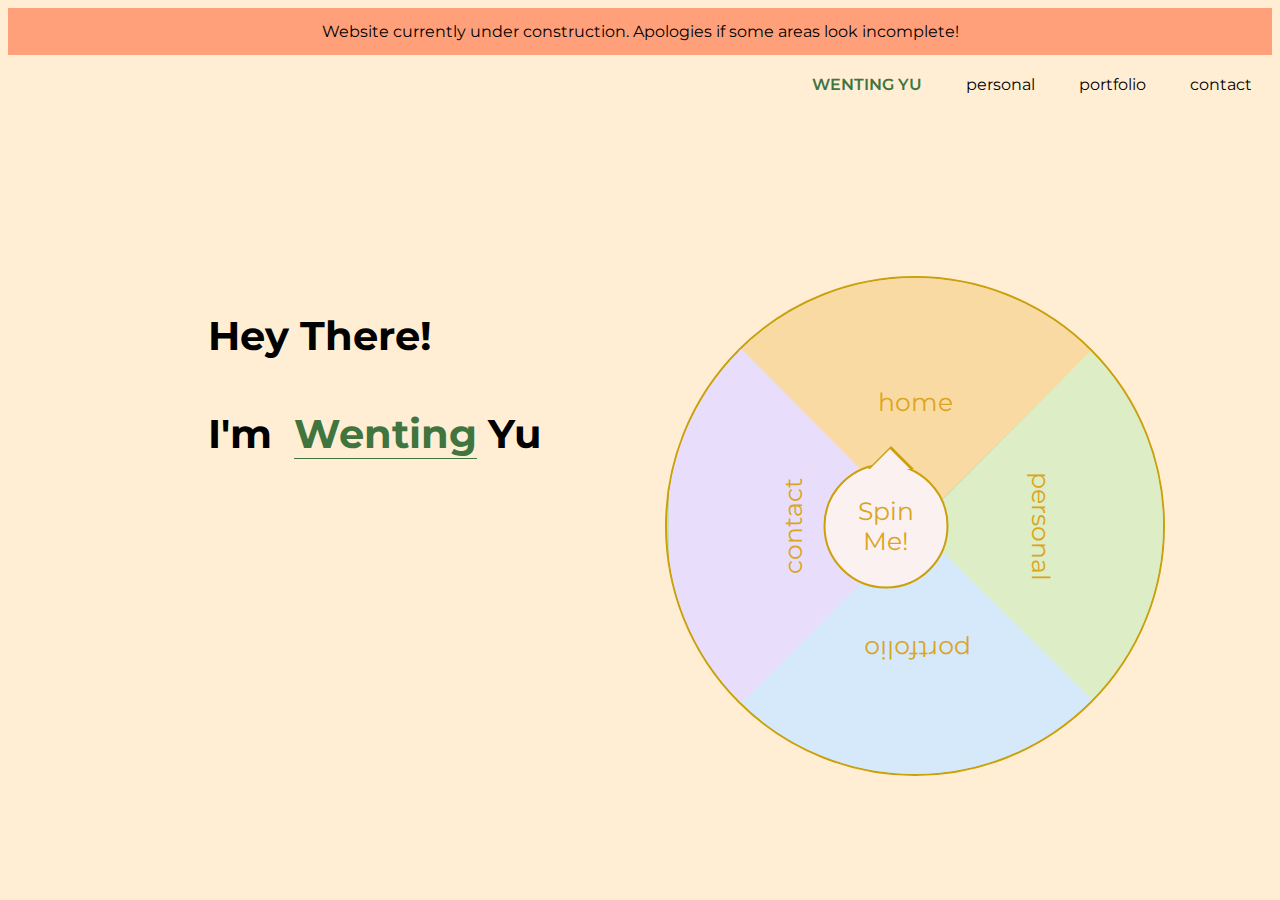
<file: index.html>
<!DOCTYPE html>
<html>

<head>
    <title>Wenting Yu</title>
    <meta charset="UTF-8">
    <meta name="viewport" content="width=device-width, initial-scale=1.0">
    <link rel="stylesheet" href="style.css">
    <link href='//fonts.googleapis.com/css?family=Montserrat:thin,extra-light,light,100,200,300,400,500,600,700,800'
        rel='stylesheet' type='text/css'>
    <link rel="icon" type="image/x-icon"
        href="https://i.pinimg.com/originals/55/1a/40/551a40dff0306d62d21e847621062d8b.png">
</head>

<body id="home">
    <topnav>
        <p class="alert">Website currently under construction. Apologies if some areas look incomplete!</p>
    </topnav>
    <topnav>
        <ul>
            <li><a class="split active" href="index.html">Wenting Yu</a></li>
            <!-- <li><a href="about.html">about</a></li> -->
            <li><a href="photography.html">personal</a></li>
            <li><a href="portfolio.html">portfolio</a></li>
            <li><a href="contact.html">contact</a></li>
        </ul>
    </topnav>
    <div id="title">
        <h1>Hey There!<br><br>I'm&nbsp;
            <div class="tooltip" style="color:#40753F">Wenting
                <span class="tooltip-text">that’s “went” like “I ‘went’ somewhere” and then just add an “-ing” to
                    that</span>
            </div> Yu
        </h1>
    </div>

    <div class="wheel">
        <div class="container">
            <div class="one"><a href="index.html">home</a></div>
            <div class="two"><a href="photography.html">personal</a></div>
            <div class="three"><a href="portfolio.html">portfolio</a></div>
            <div class="four"><a href="contact.html">contact</a></div>
        </div>
        <div><button id="spin" onclick="spinFunction()">Spin <br>Me!
            </button>
            <div class="arrow"></div>
            <div class="arrow-border"></div>
        </div>
    </div>
    <!-- <div id="comment"><p>Spin to let chance <br>decide where to start</p></div> -->
    <div>
        <script src="main.js"></script>
    </div>
</body>

</html>
</file>
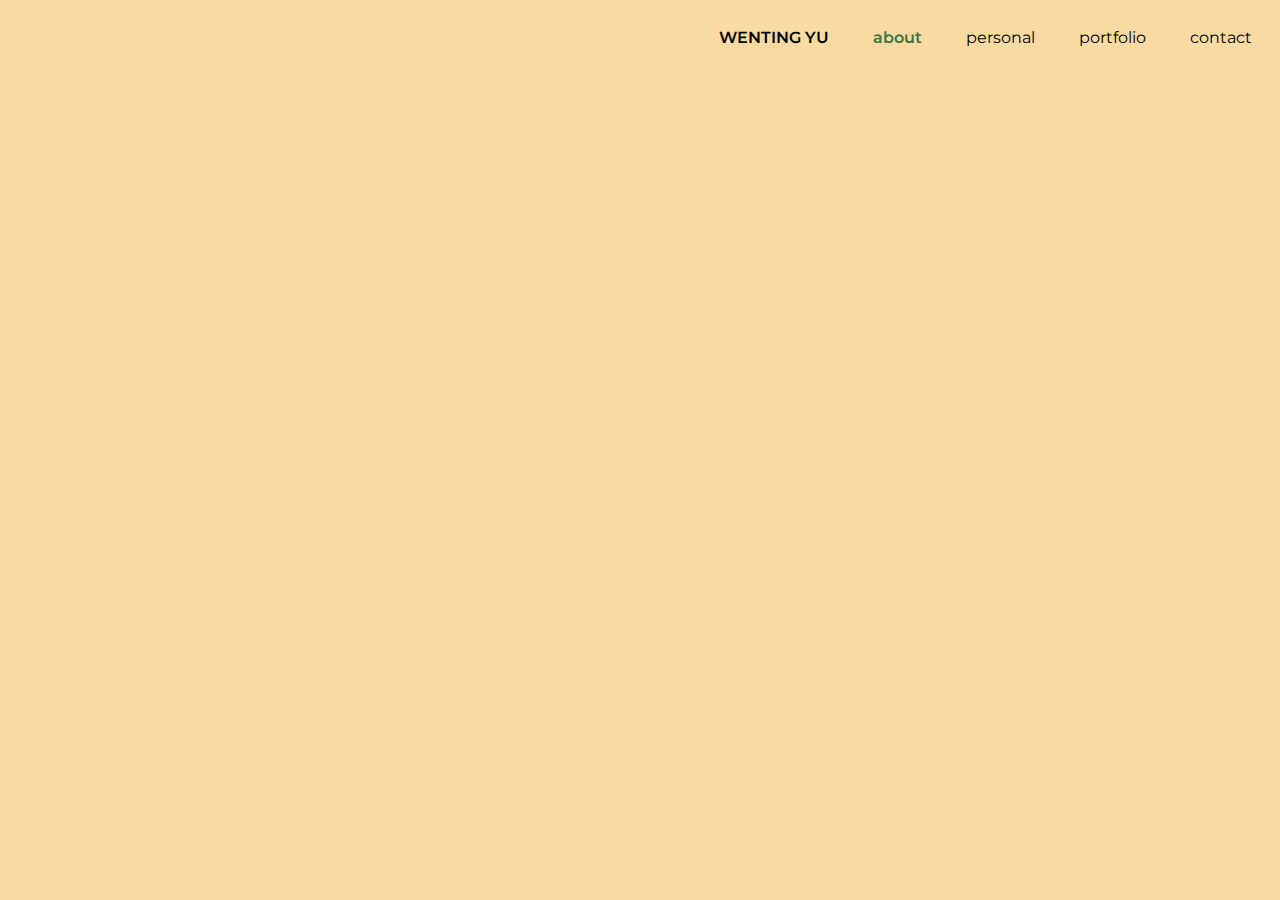
<file: about.html>
<!DOCTYPE html>
<html>

<head>
    <title>Wenting Yu</title>
    <meta charset="UTF-8">
    <meta name="viewport" content="width=device-width, initial-scale=1.0">
    <link rel="stylesheet" href="style.css">
    <link href='//fonts.googleapis.com/css?family=Montserrat:thin,extra-light,light,100,200,300,400,500,600,700,800'
        rel='stylesheet' type='text/css'>
    <link rel="icon" type="image/x-icon"
        href="https://i.pinimg.com/originals/55/1a/40/551a40dff0306d62d21e847621062d8b.png">
</head>

<body id="about">
    <topnav>
        <ul>
            <li><a class="split" href="index.html">Wenting Yu</a></li>
            <li><a class="active" href="about.html">about</a></li>
            <li><a href="photography.html">personal</a></li>
            <li><a href="tidbits.html">portfolio</a></li>
            <li><a href="contact.html">contact</a></li>
        </ul>
    </topnav>
</body>
</html>
</file>
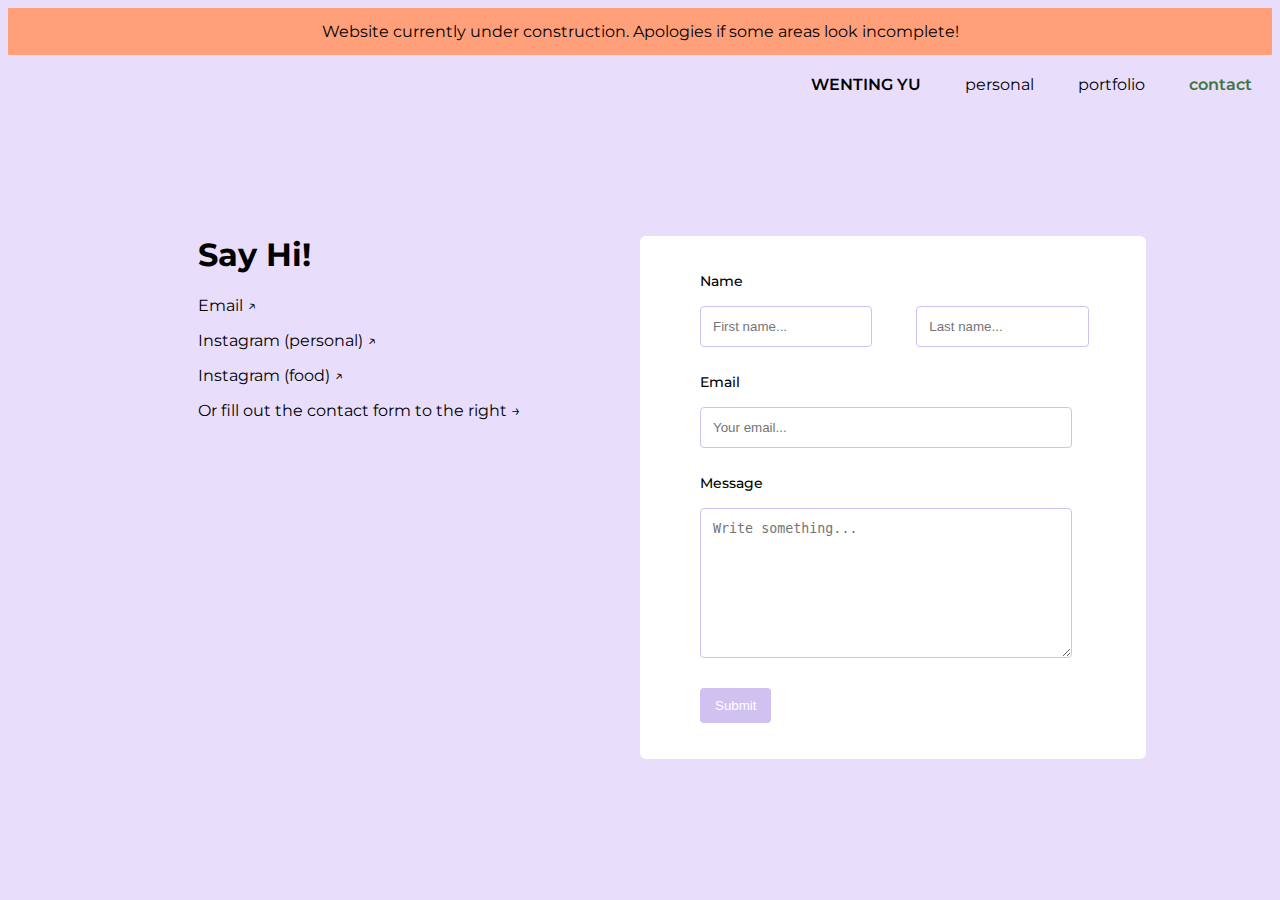
<file: contact.html>
<!DOCTYPE html>
<html>

<head>
    <title>Wenting Yu</title>
    <meta charset="UTF-8">
    <meta name="viewport" content="width=device-width, initial-scale=1.0">
    <link rel="stylesheet" href="style.css">
    <link href='//fonts.googleapis.com/css?family=Montserrat:thin,extra-light,light,100,200,300,400,500,600,700,800'
        rel='stylesheet' type='text/css'>
    <link rel="icon" type="image/x-icon"
        href="https://i.pinimg.com/originals/55/1a/40/551a40dff0306d62d21e847621062d8b.png">
</head>

<body id="contact">
    <topnav>
        <p class="alert">Website currently under construction. Apologies if some areas look incomplete!</p>
    </topnav>
    <topnav>
        <ul>
            <li><a class="split" href="index.html">Wenting Yu</a></li>
            <!-- <li><a href="about.html">about</a></li> -->
            <li><a href="photography.html">personal</a></li>
            <li><a href="portfolio.html">portfolio</a></li>
            <li><a class="active" href="contact.html">contact</a></li>
        </ul>
    </topnav>
    <div class="contact">
        <h1>Say Hi!</h1>
        <p><a href="mailto:wenting@wustl.edu" target="_blank">Email &#8599</a></p>
        <p><a href="https://www.instagram.com/wenting._.yu/" target="_blank">Instagram &#40personal&#41 &#8599</a></p>
        <p><a href="https://www.instagram.com/yum_with_the_yus/" target="_blank">Instagram &#40food&#41 &#8599</a></p>
        <p>Or fill out the contact form to the right &#8594</p>
    </div>
    <div class="contactForm">
        <form action="action_page.php">
            <p><label for="name">Name</label></p>
            <input type="text" id="name" name="fname" placeholder="First name...">
            <input type="text" id="name" name="lname" placeholder="Last name...">

            <p><label for="email">Email</label></p>
            <input type="text" id="email" name="email" placeholder="Your email...">

            <p><label for="message">Message</label></p>
            <textarea id="message" name="message" placeholder="Write something..." style="height:150px"></textarea>
            <p><input type="submit" value="Submit"></p>
        </form>
    </div>
</body>

</html>
</file>
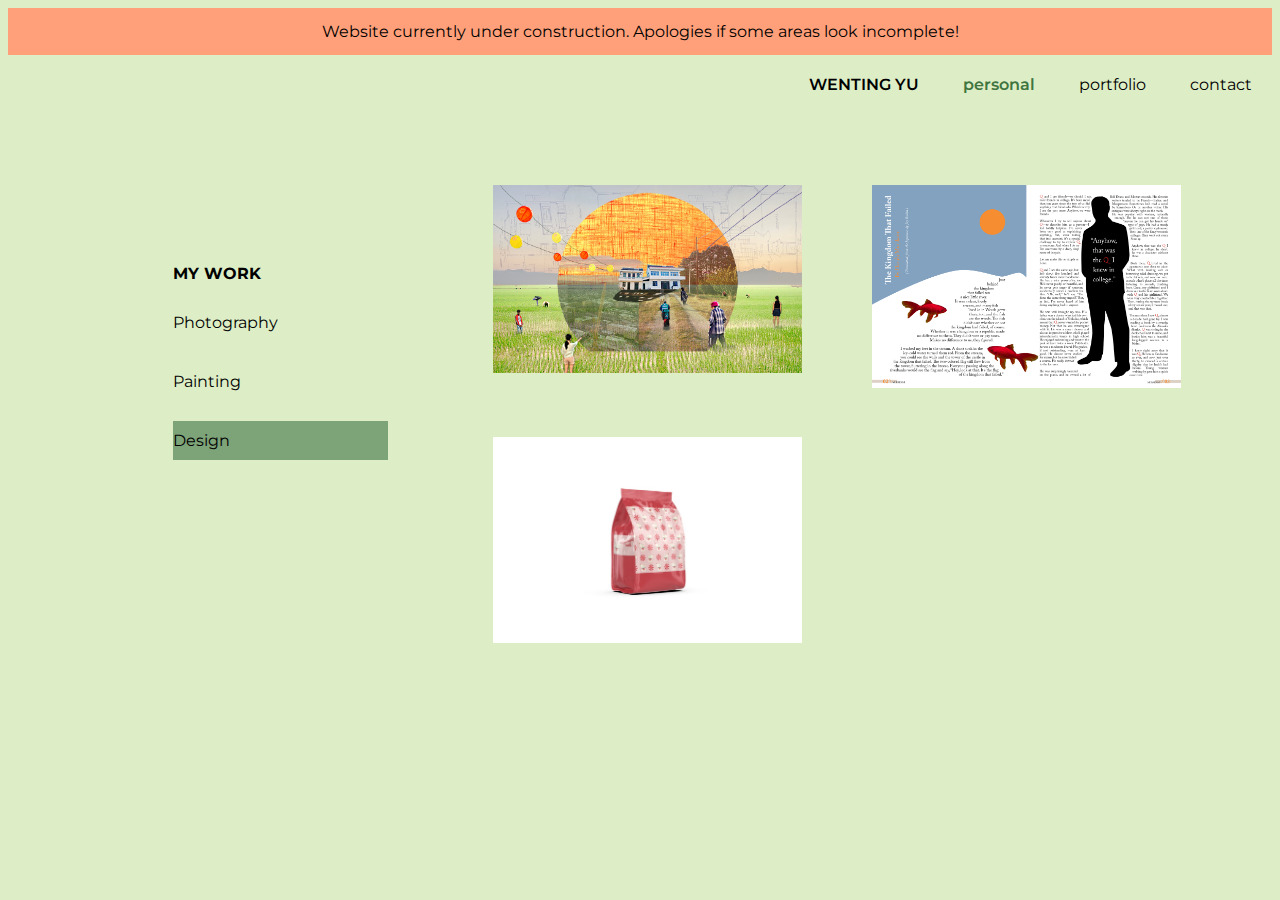
<file: design.html>
<!DOCTYPE html>
<html>

<head>
    <title>Wenting Yu</title>
    <meta charset="UTF-8">
    <meta name="viewport" content="width=device-width, initial-scale=1.0">
    <link rel="stylesheet" href="style.css">
    <link href='//fonts.googleapis.com/css?family=Montserrat:thin,extra-light,light,100,200,300,400,500,600,700,800'
        rel='stylesheet' type='text/css'>
    <link rel="icon" type="image/x-icon"
        href="https://i.pinimg.com/originals/55/1a/40/551a40dff0306d62d21e847621062d8b.png">
</head>

<body id="portfolio">
    <topnav>
        <p class="alert">Website currently under construction. Apologies if some areas look incomplete!</p>
    </topnav>
    <topnav>
        <ul>
            <li><a class="split" href="index.html">Wenting Yu</a></li>
            <!-- <li><a href="about.html">about</a></li> -->
            <li><a class="active" href="photography.html">personal</a></li>
            <li><a href="portfolio.html">portfolio</a></li>
            <li><a href="contact.html">contact</a></li>
        </ul>
    </topnav>
    <nav>
        <ul style="display: block;">
            <li><strong style="margin-left: 20px; text-transform: uppercase;">My Work</strong></li>
            <li><a href="photography.html">Photography</a></li>
            <li><a href="painting.html">Painting</a></li>
            <li><a class="active" href="design.html">Design</a></li>
        </ul>
    </nav>
    <section class="row">
        <div class="column">
            <div class="gallery-item" onclick="openModalp()">
                <div class="image-wrap">
                    <img class="gallery-image" src="images/home_collage_final.jpg">
                    <div class="image-description">Photoshop: Home Collage</div>
                </div>
            </div>
            <div class="gallery-item" onclick="openModalil()">
                <div class="image-wrap">
                    <img class="gallery-image" src="images/smartmockups_l8hujhg5.jpg">
                    <div class="image-description">Illustrator: Logo Design</div>
                </div>
            </div>
        </div>
        <div class="column">
            <div class="gallery-item" onclick="openModalin()">
                <div class="image-wrap">
                    <img class="gallery-image" src="images/Murakami story design2.png">
                    <div class="image-description">InDesign: Short Story Layout</div>
                </div>
            </div>
        </div>
    </section>
    <div id="photoshopModal" class="modal">
        <span class="close" onclick="closeModalp()">&times;</span>
        <div class="modal-content">
            <div class="modalSlides, demo"><img src="images/home_collage_final.jpg" alt="home collage"
                    style="width:100%"></div>
        </div>
        <div class="caption-container">
            <p style="font-size: medium;" id="caption"><strong>Photoshop Project: Home Collage</strong><br><br> For this
                project, the class was
                tasked with creating a collage in Photoshop representing the place we called home. Torn between wanting
                to represent my hometown of New Rochelle, NY or my grandparents’ home in rural China, I instead chose to
                celebrate both.
                The content of this collage was pulled from a variety of sources, including web images, personal
                photographs, and different textures. All the people displayed were people I had previously photographed
                in New York, and I isolated and placed them in a rice field image sourced from online to create both a
                sense of displacement and homegoing. At the center of the collage sits my grandparents’ house in China,
                with my house in New Rochelle as its shadow. Around the house is a portal-like shape encompassing both a
                textured sun and a glimpse of the construction-filled cityscape of New York.
                The collage as a whole questions the definition of home and belonging, celebrating the possibility of
                feeling belonging with two starkly different cities.

            </p>
        </div>
    </div>
    <div id="illustratorModal" class="modal">
        <span class="close" onclick="closeModalil()">&times;</span>
        <div class="modal-content">
            <div class="modalSlides, demo"><img src="images/smartmockups_l8hujhg5.jpg" alt="peppermint mockup"
                    style="width:100%"></div>
            <div class="modalSlides"><img src="images/peppermintbark_projectsheet.jpeg" style="width:100%"></div>
        </div>
        <div class="caption-container">
            <p style="font-size: medium;" id="caption"><strong>Illustrator Project: Logo Design</strong><br><br> This
                project tasked the class with
                designing (or redesigning) a logo and package pattern in Illustrator for a product of our choice.
                Inspired by a sudden bout of holiday cheer in mid-October, I chose to create a logo for my favorite
                festive snack–Peppermint Bark.

                After sketching 30 different thumbnails and reiterating my top three designs, I eventually settled on a
                design that was simple enough to serve as a functional logo, while also detailed enough to read as
                peppermint bark. This was achieved through a literal pun on “bark” with the simple dog profile and a
                festive color palette.

            </p>
        </div>
    </div>
    <div id="indesignModal" class="modal">
        <span class="close" onclick="closeModalin()">&times;</span>
        <div class="modal-content">
            <div class="modalSlides, demo"><img src="images/Murakami story design2.png" alt="murakami"
                    style="width:100%"></div>
            <div class="modalSlides"><img src="images/Murakami story design3.png" style="width:100%"></div>
            <div class="modalSlides"><img src="images/Murakami story design4.png" style="width:100%"></div>
        </div>
        <div class="caption-container">
            <p style="font-size: medium;" id="caption"><strong>InDesign Project: Short Story Layout</strong><br><br>
                This project tasked the class
                with designing a layout for the Murakami short story, The Kingdom That Failed, in InDesign. We worked in
                three 16x10 spreads, creating six 8x10 pages in which we were required to include the full body of text,
                a minimum of two source images, and visible page numbers.

                My resulting layout plays with text as image to illustrate the content of the story; for instance,
                shaping the river described in the opening paragraph of the story or playing with the letter "Q"
                throughout the spreads. Color and image is further employed to emphasize an modern, editorial-style design.
                
            </p>
        </div>
    </div>

    <div>
        <script src="main.js"></script>
    </div>
</body>

</html>
</file>
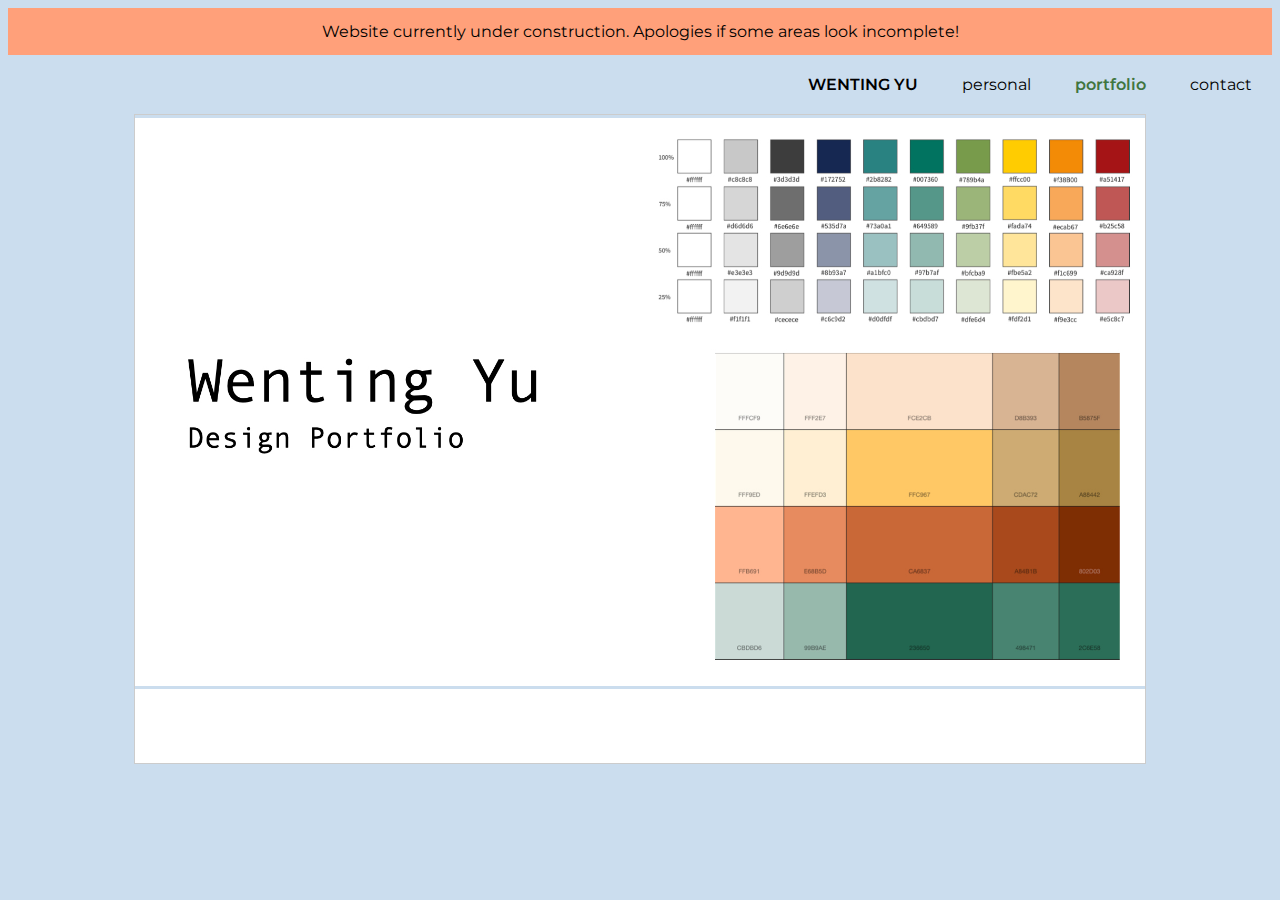
<file: portfolio.html>
<!DOCTYPE html>
<html>

<head>
    <title>Wenting Yu</title>
    <meta charset="UTF-8">
    <meta name="viewport" content="width=device-width, initial-scale=1.0">
    <link rel="stylesheet" href="style.css">
    <link href='//fonts.googleapis.com/css?family=Montserrat:thin,extra-light,light,100,200,300,400,500,600,700,800'
        rel='stylesheet' type='text/css'>
    <link rel="icon" type="image/x-icon"
        href="https://i.pinimg.com/originals/55/1a/40/551a40dff0306d62d21e847621062d8b.png">
    <style>
        /* Center the container both horizontally and vertically */
        .center-container {
            display: flex;
            justify-content: center;
            align-items: center;
        }
        /* Style the container */
        .image-container {
            width: 80%;
            height: 650px;
            /* Set the height to control scrolling */
            overflow-y: scroll;
            /* Enable vertical scrolling */
            border: 1px solid #ccc;
            /* Add a border for visual separation */
        }

        /* Style the individual images */
        .image-container img {
            display: block;
            margin: 3px auto;
            max-width: 100%;
            /* Ensure images fit within the container */
        }
    </style>
</head>

<body id="tidbits">
    <topnav>
        <p class="alert">Website currently under construction. Apologies if some areas look incomplete!</p>
    </topnav>
    <topnav>
        <ul>
            <li><a class="split" href="index.html">Wenting Yu</a></li>
            <!-- <li><a href="about.html">about</a></li> -->
            <li><a href="photography.html">personal</a></li>
            <li><a class="active" href="portfolio.html">portfolio</a></li>
            <li><a href="contact.html">contact</a></li>
        </ul>
    </topnav>
    <div class="center-container">
        <div class="image-container">
            <img src="pdfs/Design Portfolio Images.001.jpeg" alt="Image 1">
            <img src="pdfs/Design Portfolio Images.002.jpeg" alt="Image 2">
            <img src="pdfs/Design Portfolio Images.003.jpeg" alt="Image 3">
            <img src="pdfs/Design Portfolio Images.004.jpeg" alt="Image 4">
            <img src="pdfs/Design Portfolio Images.005.jpeg" alt="Image 5">
            <img src="pdfs/Design Portfolio Images.006.jpeg" alt="Image 6">
            <img src="pdfs/Design Portfolio Images.007.jpeg" alt="Image 7">
            <img src="pdfs/Design Portfolio Images.008.jpeg" alt="Image 8">
            <img src="pdfs/Design Portfolio Images.009.jpeg" alt="Image 9">
            <img src="pdfs/Design Portfolio Images.010.jpeg" alt="Image 10">
            <img src="pdfs/Design Portfolio Images.011.jpeg" alt="Image 11">
            <img src="pdfs/Design Portfolio Images.012.jpeg" alt="Image 12">
            <img src="pdfs/Design Portfolio Images.013.jpeg" alt="Image 13">
            <img src="pdfs/Design Portfolio Images.014.jpeg" alt="Image 14">
        </div>
    </div>
    <!--<div class="tidbit">
        <p><strong style="font-size: 30px">tidbit</strong>&nbsp;&nbsp;&nbsp;noun</p>
        <p>1. a choice morsel of food</p>
        <p>2. a choice or pleasing bit (as of information)</p>
        <p>3. my diary of sorts: a selection of my stories and thoughts through a selection of the food in my life</p>
    </div>
    <div class="row">
        <div class="column">

        </div>
    </div>-->
</body>

</html>
</file>
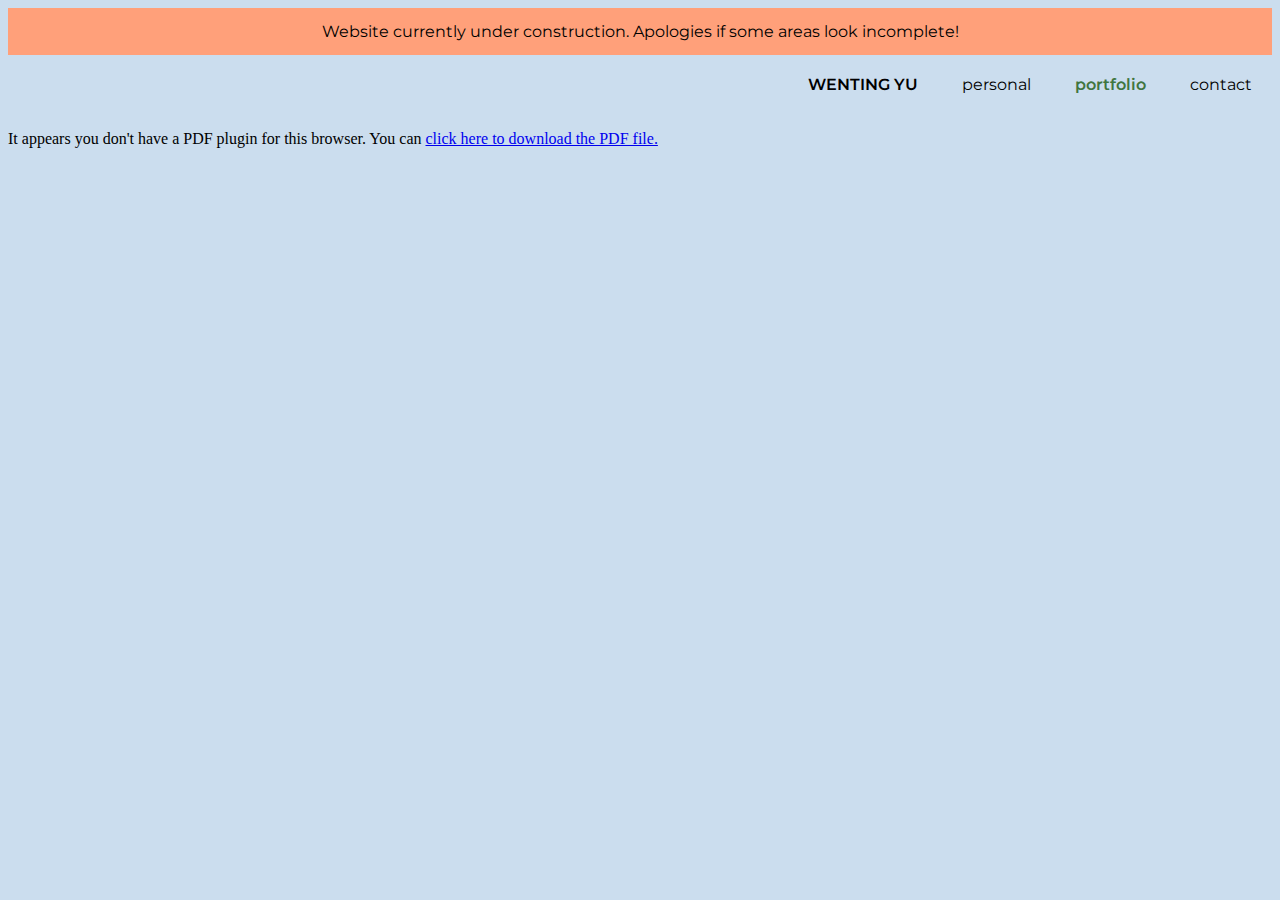
<file: tidbits.html>
<!DOCTYPE html>
<html>

<head>
    <title>Wenting Yu</title>
    <meta charset="UTF-8">
    <meta name="viewport" content="width=device-width, initial-scale=1.0">
    <link rel="stylesheet" href="style.css">
    <link href='//fonts.googleapis.com/css?family=Montserrat:thin,extra-light,light,100,200,300,400,500,600,700,800'
        rel='stylesheet' type='text/css'>
    <link rel="icon" type="image/x-icon"
        href="https://i.pinimg.com/originals/55/1a/40/551a40dff0306d62d21e847621062d8b.png">
</head>

<body id="tidbits">
    <topnav>
        <p class="alert">Website currently under construction. Apologies if some areas look incomplete!</p>
    </topnav>
    <topnav>
        <ul>
            <li><a class="split" href="index.html">Wenting Yu</a></li>
            <!-- <li><a href="about.html">about</a></li> -->
            <li><a href="photography.html">personal</a></li>
            <li><a class="active" href="tidbits.html">portfolio</a></li>
            <li><a href="contact.html">contact</a></li>
        </ul>
    </topnav>
    <object data="Wenting Yu - Design Portfolio.pdf" type="application/pdf" width="100%" height="600">
        <p>It appears you don't have a PDF plugin for this browser.
           You can <a href="pdfs/Wenting Yu - Design Portfolio.pdf">click here to download the PDF file.</a>
        </p>
    </object>
    <!--<div class="tidbit">
        <p><strong style="font-size: 30px">tidbit</strong>&nbsp;&nbsp;&nbsp;noun</p>
        <p>1. a choice morsel of food</p>
        <p>2. a choice or pleasing bit (as of information)</p>
        <p>3. my diary of sorts: a selection of my stories and thoughts through a selection of the food in my life</p>
    </div>
    <div class="row">
        <div class="column">

        </div>
    </div>-->
</body>
</html>
</file>
<file: style.css>
* {
    box-sizing: border-box;
}

#home {
    background-color: #FFEED4;
}

#portfolio {
    background-color: #ddeec6;
}

#tidbits {
    background-color: #CBDDEE;
}

#about {
    background-color: #fadaa3;
}

#contact {
    background-color: #E8DEFC;
}

.heading {
    text-align: center;
    top: 15%;
    left: 40%;
    font-family: Montserrat;
    font-weight: 600;
    font-size: 170%;
    margin-top: 70px;
    margin-bottom: 10px;
}

section {
    position: relative;
    left: 450px;
    top: -200px;
}

.row {
    display: flex;
    flex-wrap: wrap;
    width: 60%;
}

.column {
    flex: 50%;
}

.gallery-item {
    /* background-color: #40753F; */
    display: grid;
    margin: 10px;
    padding: 5px;
}

.gallery-image {
    overflow: hidden;
    position: relative;
    width: 100%;
}

.image-wrap {
    position: relative;
    margin: 20px;
    flex: 20%;
}

.image-description {
    visibility: hidden;
    position: absolute;
    border: none;
    opacity: 0.5;
    text-align: center;
    line-height: 200px;
    text-decoration: none;
    font-family: Montserrat;
    color: black;
    background-color: rgba(255, 255, 255, 0.582);
    top: 0;
    bottom: 0;
    left: 0;
    right: 0;
    transition: opacity .2s, visibility .2s;
}

.image-wrap:hover .image-description {
    visibility: visible;
    opacity: 10;
    cursor: pointer;
}

/* modal slideshow */
.modal {
    display: none;
    position: fixed;
    z-index: 1;
    padding-top: 30px;
    left: 0;
    top: 0;
    width: 100%;
    height: 100%;
    overflow: auto;
    background-color: rgba(0, 0, 0, 0.765);
}

.modal-content {
    display: block;
    position: relative;
    margin: 30px;
    margin-left: 40px;
    padding: 0;
    width: 60%;
}
.close {
    color: white;
    position:sticky;
    margin: 40px;
    top: -20px;
    right: 0px;
    font-size: 40px;
    font-weight: bold;
    z-index: 1;
}

.close:hover,
.close:focus {
    color: #999;
    cursor: pointer;
}

.prev,
.next {
    cursor: pointer;
    position: absolute;
    top: 50%;
    width: auto;
    padding: 20px;
    margin-top: -50px;
    color: white;
    font-weight: bold;
    font-size: 30px;
    transition: 0.6s ease;
    border-radius: 0 3px 3px 0;
    user-select: none;
    -webkit-user-select: none;
}
.next {
    right: 10%;
}
.prev {
    left: 10%
}
.prev:hover, .next:hover {
    color: #999;
}
.caption-container {
    width: 25%;
    height: 78%;
    position: sticky;
    top: 0;
    bottom: 100px;
    float: right;
    padding: 10px;
    margin: 10px;
    margin-right: 80px;
    color: white;
}
#caption {
    font-family: Montserrat;
    font-size: 20px;
    text-align: justify;
    line-height: 130%;
}
/* top navigation bar */
topnav ul {
    margin: 0;
    padding: 0;
    list-style-type: none;
    text-align: right;
}

topnav li {
    display: inline-block;
}

topnav li a {
    display: inline-block;
    color: black;
    text-decoration: none;
    font-family: Montserrat;
    margin: 20px;
}

topnav li a.split {
    text-align: left;
    font-weight: 600;
    text-transform: uppercase;
}

topnav li a:hover {
    color: #40753F
}

topnav li a.active {
    color: #40753F;
    font-weight: 600;
}

/* side navigation bar for portfolio */
nav ul {
    position: relative;
    top: 130px;
    left: 120px;
    list-style-type: none;
    margin: 0;
    padding: 0;
    width: 300px;
    text-align: left;
}

nav li a {
    display: block;
    color: black;
    text-decoration: none;
    font-family: Montserrat;
    margin: 20px;
    padding-top: 10px;
    padding-bottom: 10px;
}

nav li {
    display: block;
    color: black;
    text-decoration: none;
    font-family: Montserrat;
    margin: 20px;
    padding-left: 5px;
}

nav li a:hover {
    background-color: #628e62c8;
}

nav li a.active {
    background-color: #628e62c8;
}

#title {
    font-family: Montserrat;
    width: 400px;
    font-weight: 400;
    font-size: 20px;
    text-align: left;
    position: relative;
    top: 170px;
    left: 200px;
}

.tooltip {
    position: relative;
    display: inline-block;
    border-bottom: 1px solid #40753F;
}

.tooltip .tooltip-text {
    visibility: hidden;
    width: 250px;
    padding: 10px;
    border-radius: 8px;
    background-color: #CBDCC1;
    color: black;
    font-weight: 200;
    font-size: 50%;
    position: absolute;
    z-index: 1;
    top: 150%;
    left: -40%;
    margin-left: -60px;
    font-family: Montserrat;
}

.tooltip .tooltip-text:after {
    content: " ";
    position: absolute;
    bottom: 100%;
    left: 70%;
    margin-left: -5px;
    margin-right: 5px;
    border-width: 10px;
    border-style: solid;
    border-color: transparent transparent #CBDCC1 transparent;
}

.tooltip:hover .tooltip-text {
    visibility: visible;
}

.wheel {
    width: 35%;
    height: 50%;
    position: relative;
    top: -40px;
    left: 52%;
    z-index: 0;
}

.container {
    width: 500px;
    height: 500px;
    background-color: #CBDCC1;
    border-radius: 50%;
    border: 2px solid #CBA008;
    position: relative;
    overflow: hidden;
    left: 0%;
    top: 0%;
    transition: 5s;
}

.container div {
    height: 50%;
    width: 500px;
    position: absolute;
    clip-path: polygon(100% 0, 50% 100%, 0 0);
    transform: translateX(-50%);
    transform-origin: bottom;
    display: flex;
    align-items: center;
    justify-content: center;
    left: 0px;
}

.container .one {
    background-color: #fadaa3;
    left: 50%
}

.container .one a {
    text-decoration: none;
    font-size: 25px;
    font-family: Montserrat;
    color: #DAA520;
}

.container .two {
    background-color: #ddeec6;
    transform: rotate(90deg);
}

.container .two a {
    text-decoration: none;
    font-size: 25px;
    font-family: Montserrat;
    color: #DAA520;
}

.container .three {
    background-color: #d5e9fa;
    transform: rotate(180deg);
}

.container .three a {
    text-decoration: none;
    font-size: 25px;
    font-family: Montserrat;
    color: #DAA520;
}

.container .four {
    background-color: #E8DEFC;
    transform: rotate(270deg);
}

.container .four a {
    text-decoration: none;
    font-size: 25px;
    font-family: Montserrat;
    color: #DAA520;
}

.arrow {
    position: absolute;
    top: 34.6%;
    left: 46.3%;
    width: 0;
    height: 0;
    border-left: 20px solid transparent;
    border-right: 20px solid transparent;
    border-bottom: 20px solid #FBF1F1;
    z-index: 10;
}

.arrow-border {
    position: absolute;
    top: 34%;
    left: 45.8%;
    width: 0;
    height: 0;
    border-left: 23px solid transparent;
    border-right: 23px solid transparent;
    border-bottom: 23px solid #CBA008;
    z-index: 1;
}

#spin {
    position: absolute;
    top: 50%;
    left: 50%;
    transform: translate(-50%, -50%);
    z-index: 1;
    background-color: #FBF1F1;
    border: 2px solid #CBA008;
    color: #DAA520;
    font-size: 25px;
    font-family: Montserrat;
    border-radius: 50%;
    width: 125px;
    height: 125px;
    cursor: pointer;
}

#comment {
    position: relative;
    right: 10%;
    bottom: 80px;
    text-align: center;
    font-size: 130%;
    font-family: Montserrat;
    font-weight: 100;
    color: #40753F;
}
/*tidbits*/
.tidbit{
    width: 100%;
    font-family: Montserrat;
    position: relative;
    top: 60px;
    bottom: 10px;
    left: 100px;
}
/* contact */
.contact{
    width: 30%;
    font-family: Montserrat;
    position: relative;
    top: 100px;
    bottom: 10px;
    left: 15%;
    right: 50%;
}
.contact a{
    text-decoration: none;
    color: black;
}
.contact a:hover {
    color: #a88ae5;
}
/* contact form */
.contactForm {
    position: relative;
    /* float: right; */
    right: 0px;
    left: 50%;
    top: -100px;
    border-radius: 6px;
    padding: 20px;
    width: 40%;
    background-color: white;
    box-sizing: border-box;
}
label {
    font-family: Montserrat;
    font-size: 85%;
    font-weight: 500;
    margin-left: 40px;
}
#name {
    width: 37%;
    margin-right: 0px;
}
input[type=text], select, textarea{
    width: 80%;
    padding: 12px;
    margin: 0px 20px 10px 40px;
    border: 1px solid #d1c1f1;
    border-radius: 4px;
}
input[type=submit] {
    background-color: #d1c1f1;
    color: white;
    border: none;
    border-radius: 4px;
    padding: 10px 15px;
    margin-left: 40px;
    cursor: pointer;
}
input[type=submit]:hover {
    background-color: #c0a9ed;
}
topnav p {
    position: sticky;
    top: 2px;
    color: black;
    text-decoration: none;
    text-align: center;
    left: 50%;
    background-color: lightsalmon;
    font-family: Montserrat;
    padding: 14px 16px;
    margin: 0;
}
</file>
